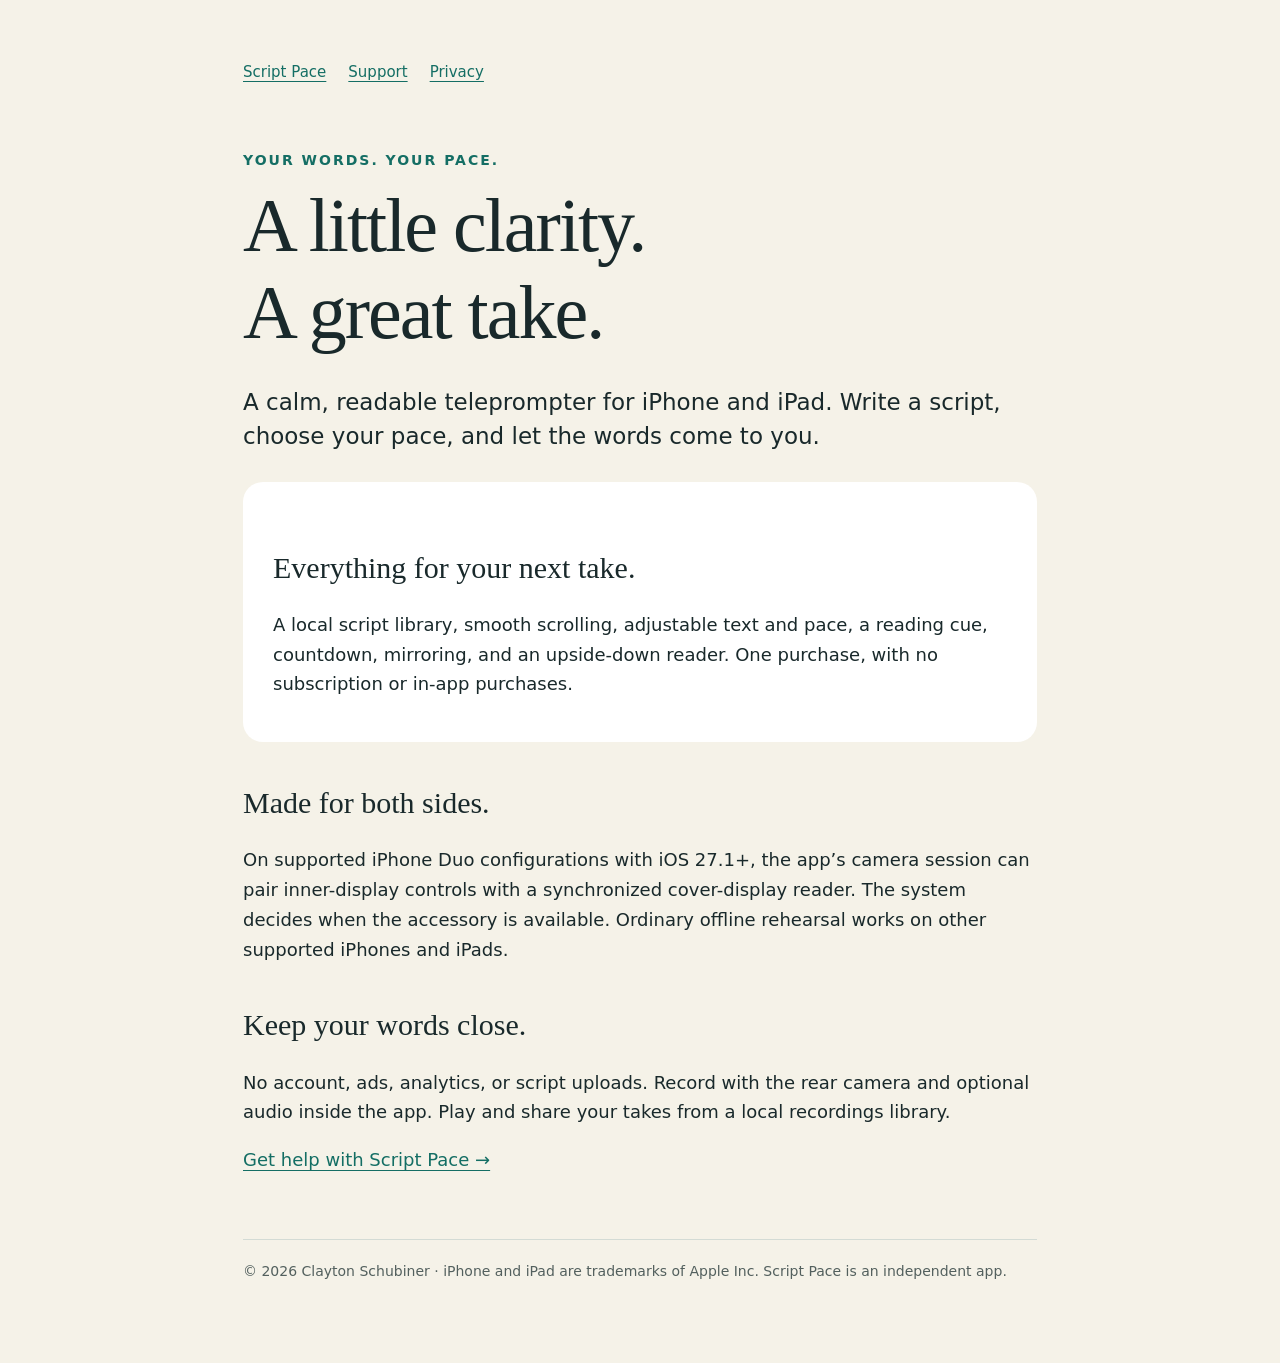
<file: index.html>
<!doctype html><html lang="en"><meta charset="utf-8"><meta name="viewport" content="width=device-width,initial-scale=1"><title>Script Pace — Your words, your pace</title><meta name="description" content="Script Pace is an offline teleprompter for iPhone and iPad, with an integrated video recording and an optional cover-display reader on compatible devices."><link rel="stylesheet" href="style.css"><main><nav><a href="./">Script Pace</a><a href="support.html">Support</a><a href="privacy.html">Privacy</a></nav><div class="brand">YOUR WORDS. YOUR PACE.</div><h1>A little clarity.<br>A great take.</h1><p class="lead">A calm, readable teleprompter for iPhone and iPad. Write a script, choose your pace, and let the words come to you.</p><div class="box"><h2>Everything for your next take.</h2><p>A local script library, smooth scrolling, adjustable text and pace, a reading cue, countdown, mirroring, and an upside-down reader. One purchase, with no subscription or in-app purchases.</p></div><h2>Made for both sides.</h2><p>On supported iPhone Duo configurations with iOS 27.1+, the app’s camera session can pair inner-display controls with a synchronized cover-display reader. The system decides when the accessory is available. Ordinary offline rehearsal works on other supported iPhones and iPads.</p><h2>Keep your words close.</h2><p>No account, ads, analytics, or script uploads. Record with the rear camera and optional audio inside the app. Play and share your takes from a local recordings library.</p><p><a href="support.html">Get help with Script Pace →</a></p><footer>© 2026 Clayton Schubiner · iPhone and iPad are trademarks of Apple Inc. Script Pace is an independent app.</footer></main></html>
</file>
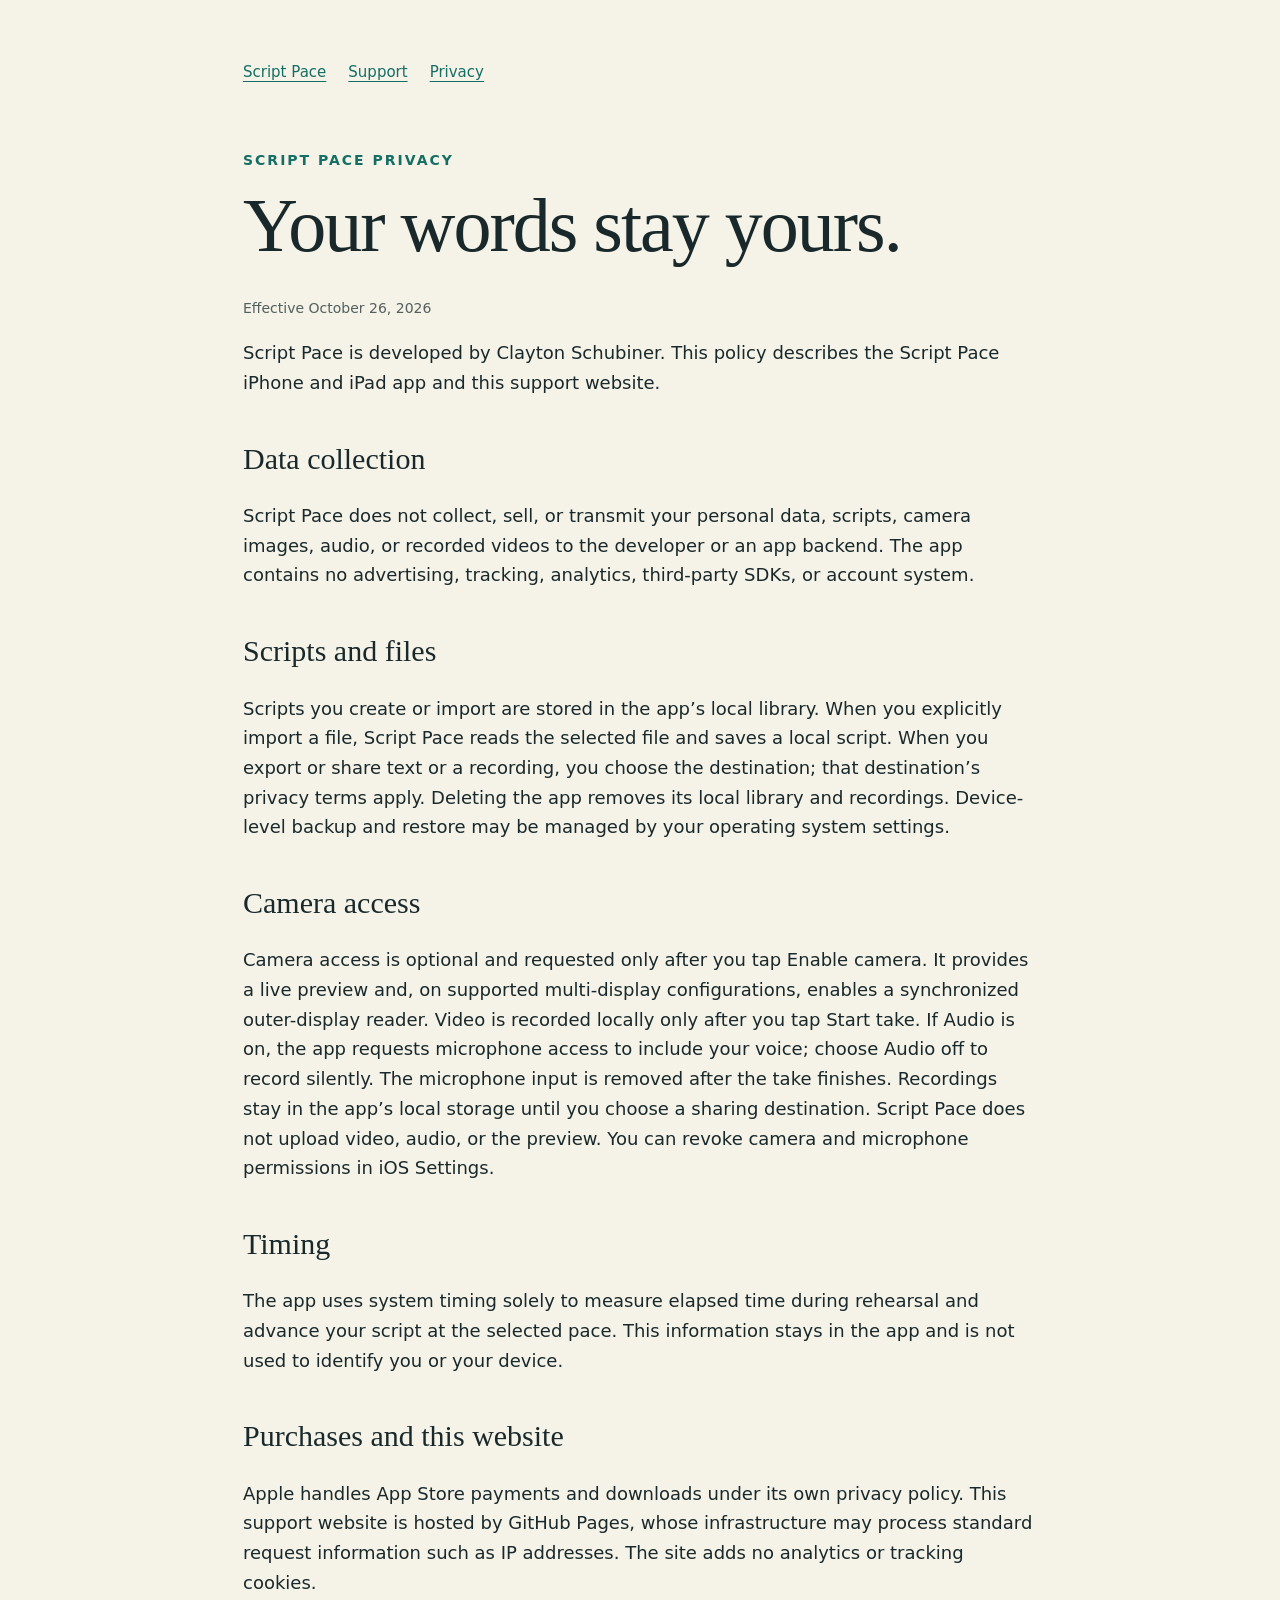
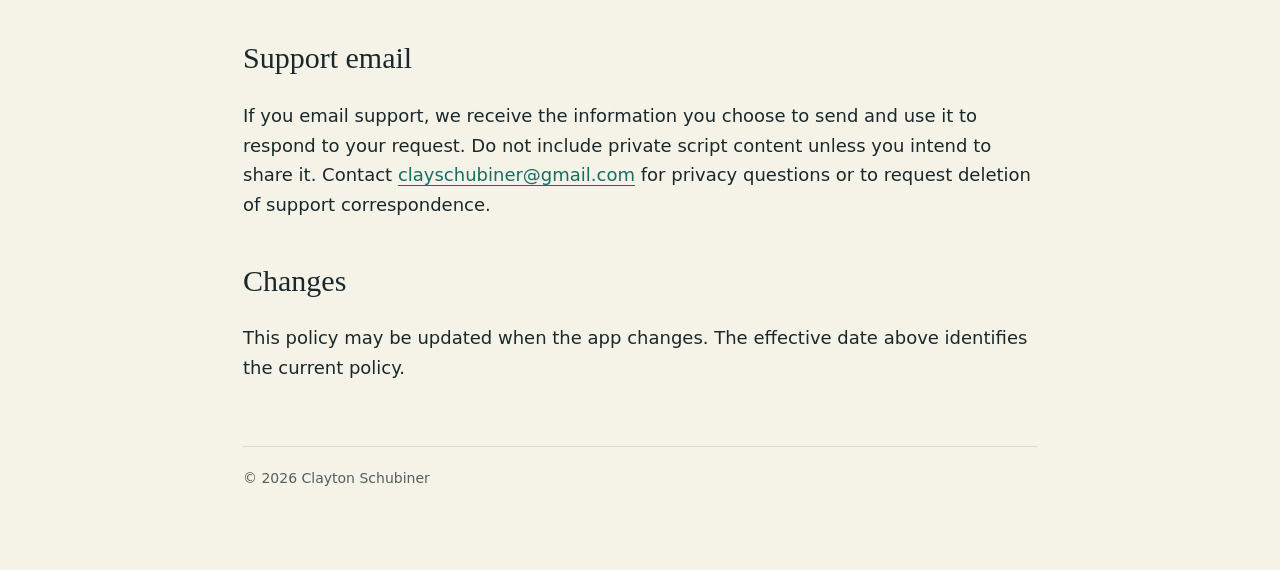
<file: privacy.html>
<!doctype html><html lang="en"><meta charset="utf-8"><meta name="viewport" content="width=device-width,initial-scale=1"><title>Script Pace Privacy Policy</title><link rel="stylesheet" href="style.css"><main><nav><a href="./">Script Pace</a><a href="support.html">Support</a><a href="privacy.html">Privacy</a></nav><div class="brand">SCRIPT PACE PRIVACY</div><h1>Your words stay yours.</h1><p class="small">Effective October 26, 2026</p><p>Script Pace is developed by Clayton Schubiner. This policy describes the Script Pace iPhone and iPad app and this support website.</p><h2>Data collection</h2><p>Script Pace does not collect, sell, or transmit your personal data, scripts, camera images, audio, or recorded videos to the developer or an app backend. The app contains no advertising, tracking, analytics, third-party SDKs, or account system.</p><h2>Scripts and files</h2><p>Scripts you create or import are stored in the app’s local library. When you explicitly import a file, Script Pace reads the selected file and saves a local script. When you export or share text or a recording, you choose the destination; that destination’s privacy terms apply. Deleting the app removes its local library and recordings. Device-level backup and restore may be managed by your operating system settings.</p><h2>Camera access</h2><p>Camera access is optional and requested only after you tap Enable camera. It provides a live preview and, on supported multi-display configurations, enables a synchronized outer-display reader. Video is recorded locally only after you tap Start take. If Audio is on, the app requests microphone access to include your voice; choose Audio off to record silently. The microphone input is removed after the take finishes. Recordings stay in the app’s local storage until you choose a sharing destination. Script Pace does not upload video, audio, or the preview. You can revoke camera and microphone permissions in iOS Settings.</p><h2>Timing</h2><p>The app uses system timing solely to measure elapsed time during rehearsal and advance your script at the selected pace. This information stays in the app and is not used to identify you or your device.</p><h2>Purchases and this website</h2><p>Apple handles App Store payments and downloads under its own privacy policy. This support website is hosted by GitHub Pages, whose infrastructure may process standard request information such as IP addresses. The site adds no analytics or tracking cookies.</p><h2>Support email</h2><p>If you email support, we receive the information you choose to send and use it to respond to your request. Do not include private script content unless you intend to share it. Contact <a href="mailto:clayschubiner@gmail.com?subject=Script%20Pace%20Privacy">clayschubiner@gmail.com</a> for privacy questions or to request deletion of support correspondence.</p><h2>Changes</h2><p>This policy may be updated when the app changes. The effective date above identifies the current policy.</p><footer>© 2026 Clayton Schubiner</footer></main></html>
</file>
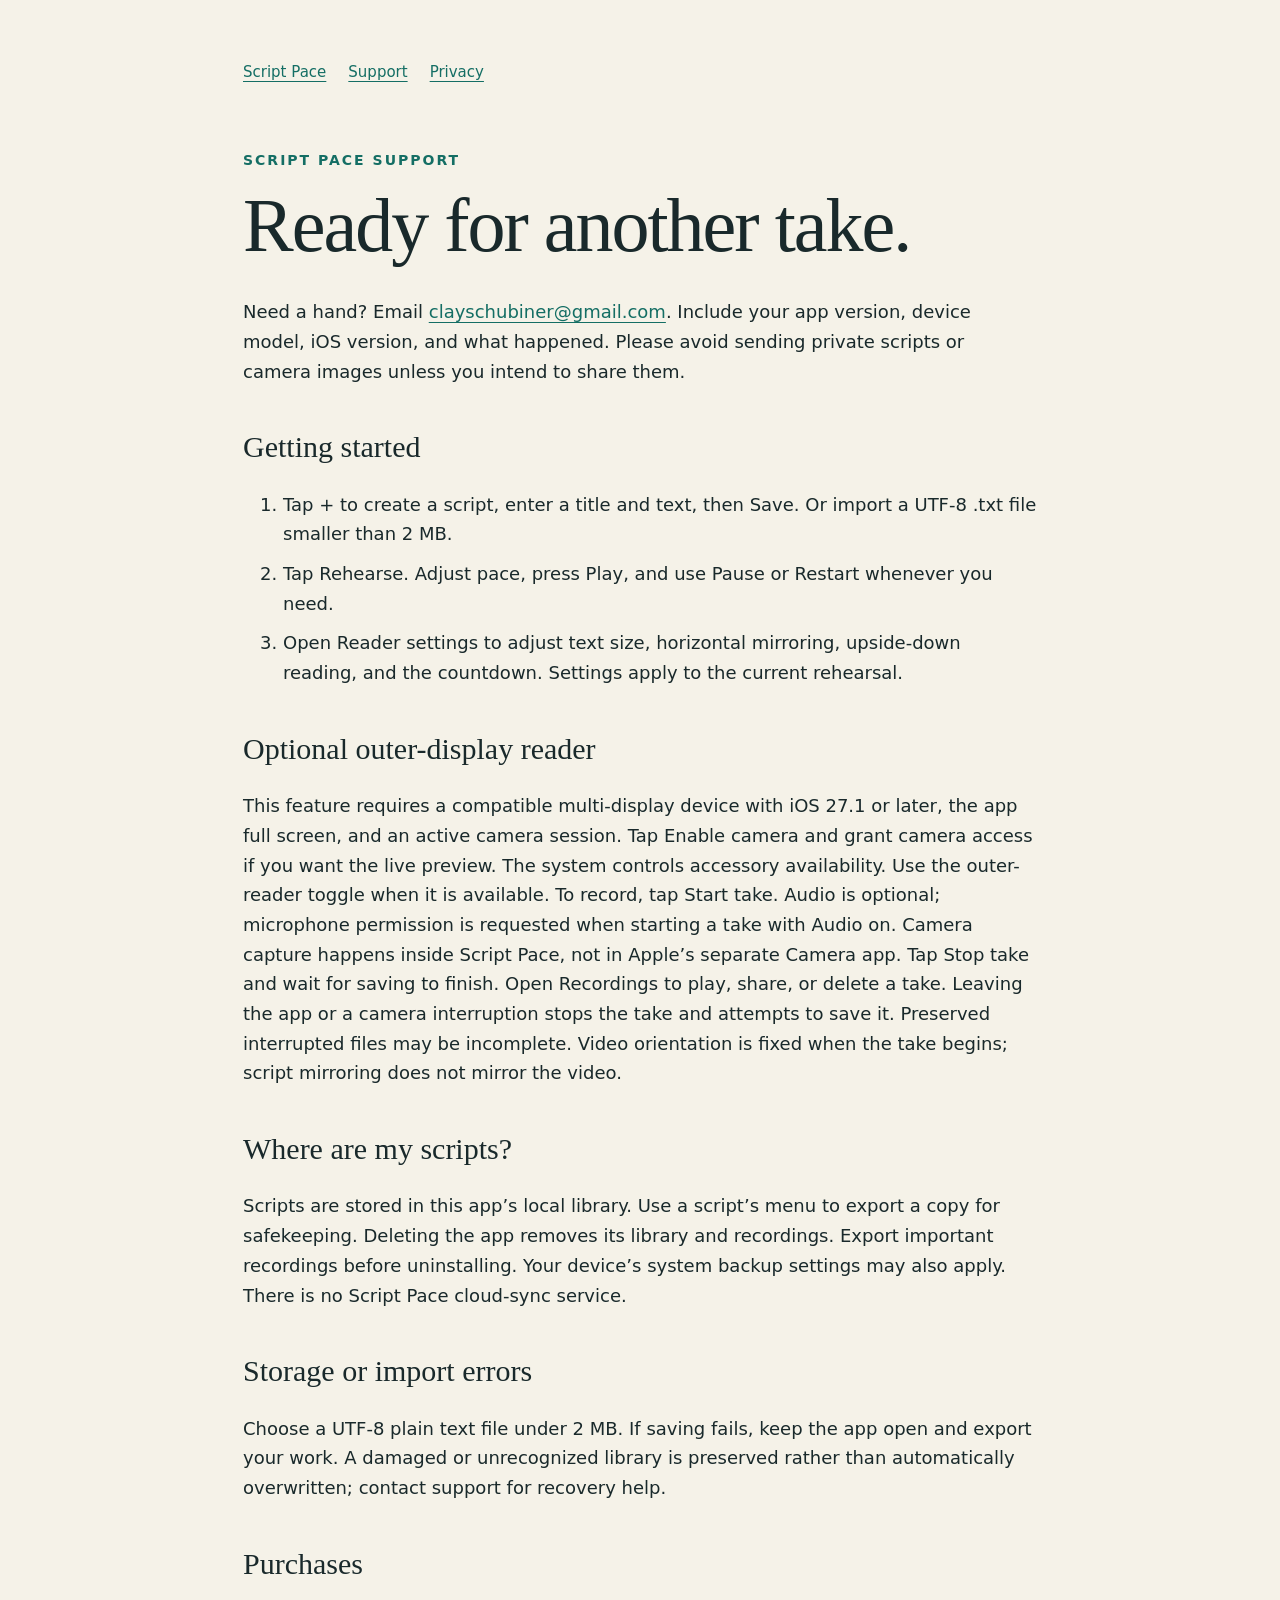
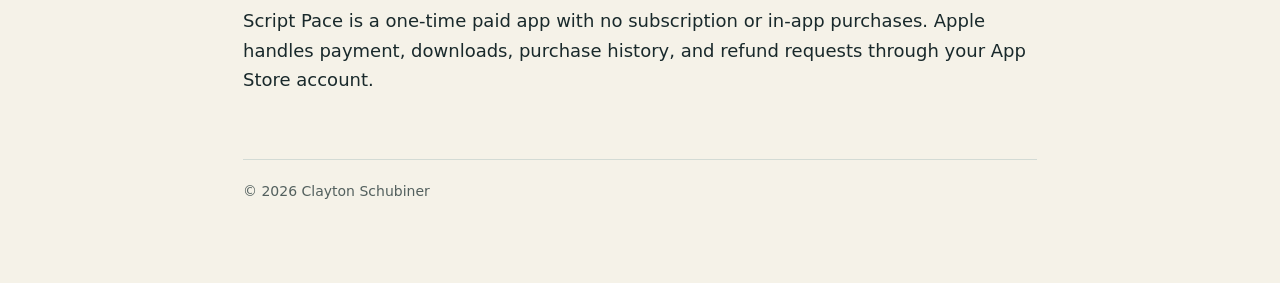
<file: support.html>
<!doctype html><html lang="en"><meta charset="utf-8"><meta name="viewport" content="width=device-width,initial-scale=1"><title>Script Pace Support</title><link rel="stylesheet" href="style.css"><main><nav><a href="./">Script Pace</a><a href="support.html">Support</a><a href="privacy.html">Privacy</a></nav><div class="brand">SCRIPT PACE SUPPORT</div><h1>Ready for another take.</h1><p>Need a hand? Email <a href="mailto:clayschubiner@gmail.com?subject=Script%20Pace%20Support">clayschubiner@gmail.com</a>. Include your app version, device model, iOS version, and what happened. Please avoid sending private scripts or camera images unless you intend to share them.</p><h2>Getting started</h2><ol><li>Tap + to create a script, enter a title and text, then Save. Or import a UTF-8 .txt file smaller than 2 MB.</li><li>Tap Rehearse. Adjust pace, press Play, and use Pause or Restart whenever you need.</li><li>Open Reader settings to adjust text size, horizontal mirroring, upside-down reading, and the countdown. Settings apply to the current rehearsal.</li></ol><h2>Optional outer-display reader</h2><p>This feature requires a compatible multi-display device with iOS 27.1 or later, the app full screen, and an active camera session. Tap Enable camera and grant camera access if you want the live preview. The system controls accessory availability. Use the outer-reader toggle when it is available. To record, tap Start take. Audio is optional; microphone permission is requested when starting a take with Audio on. Camera capture happens inside Script Pace, not in Apple’s separate Camera app. Tap Stop take and wait for saving to finish. Open Recordings to play, share, or delete a take. Leaving the app or a camera interruption stops the take and attempts to save it. Preserved interrupted files may be incomplete. Video orientation is fixed when the take begins; script mirroring does not mirror the video.</p><h2>Where are my scripts?</h2><p>Scripts are stored in this app’s local library. Use a script’s menu to export a copy for safekeeping. Deleting the app removes its library and recordings. Export important recordings before uninstalling. Your device’s system backup settings may also apply. There is no Script Pace cloud-sync service.</p><h2>Storage or import errors</h2><p>Choose a UTF-8 plain text file under 2 MB. If saving fails, keep the app open and export your work. A damaged or unrecognized library is preserved rather than automatically overwritten; contact support for recovery help.</p><h2>Purchases</h2><p>Script Pace is a one-time paid app with no subscription or in-app purchases. Apple handles payment, downloads, purchase history, and refund requests through your App Store account.</p><footer>© 2026 Clayton Schubiner</footer></main></html>
</file>
<file: style.css>
:root{color-scheme:light;--paper:#f5f2e8;--ink:#19292b;--teal:#146e64}*{box-sizing:border-box}body{margin:0;background:var(--paper);color:var(--ink);font:18px/1.65 system-ui,-apple-system,sans-serif}main{max-width:850px;margin:0 auto;padding:60px 28px 80px}nav{display:flex;gap:22px;flex-wrap:wrap;margin-bottom:64px;font-size:15px}a{color:var(--teal);text-underline-offset:4px}h1,h2{font-family:Georgia,serif;line-height:1.15;font-weight:500}h1{font-size:clamp(44px,8vw,76px);letter-spacing:-2px;margin:10px 0 28px}h2{font-size:30px;margin-top:44px}.brand{font-weight:700;letter-spacing:2px;font-size:14px;color:var(--teal)}.lead{font-size:23px;line-height:1.5}.box{background:#fff;padding:25px 30px;border-radius:20px;margin:28px 0}.small,footer{font-size:14px;color:#53605e}footer{border-top:1px solid #d3dbd5;margin-top:64px;padding-top:20px}li{margin:10px 0}
</file>
